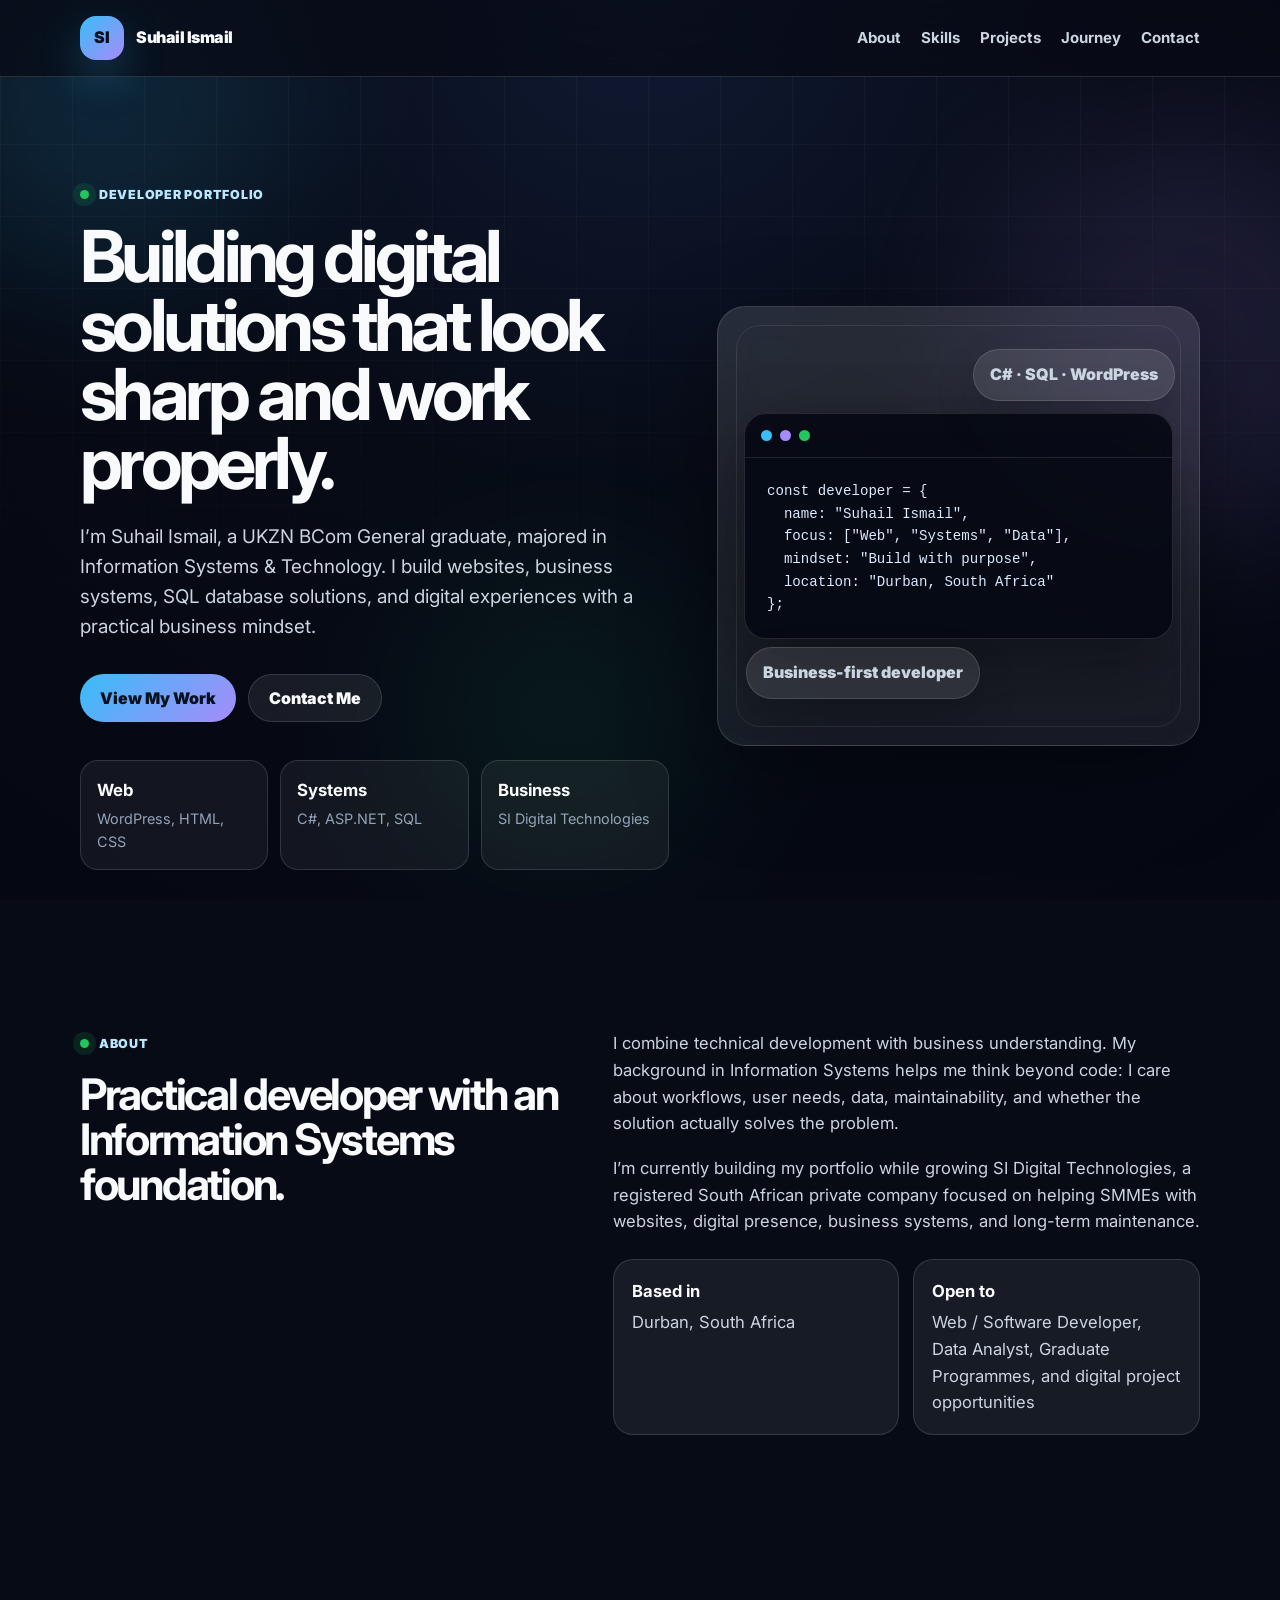
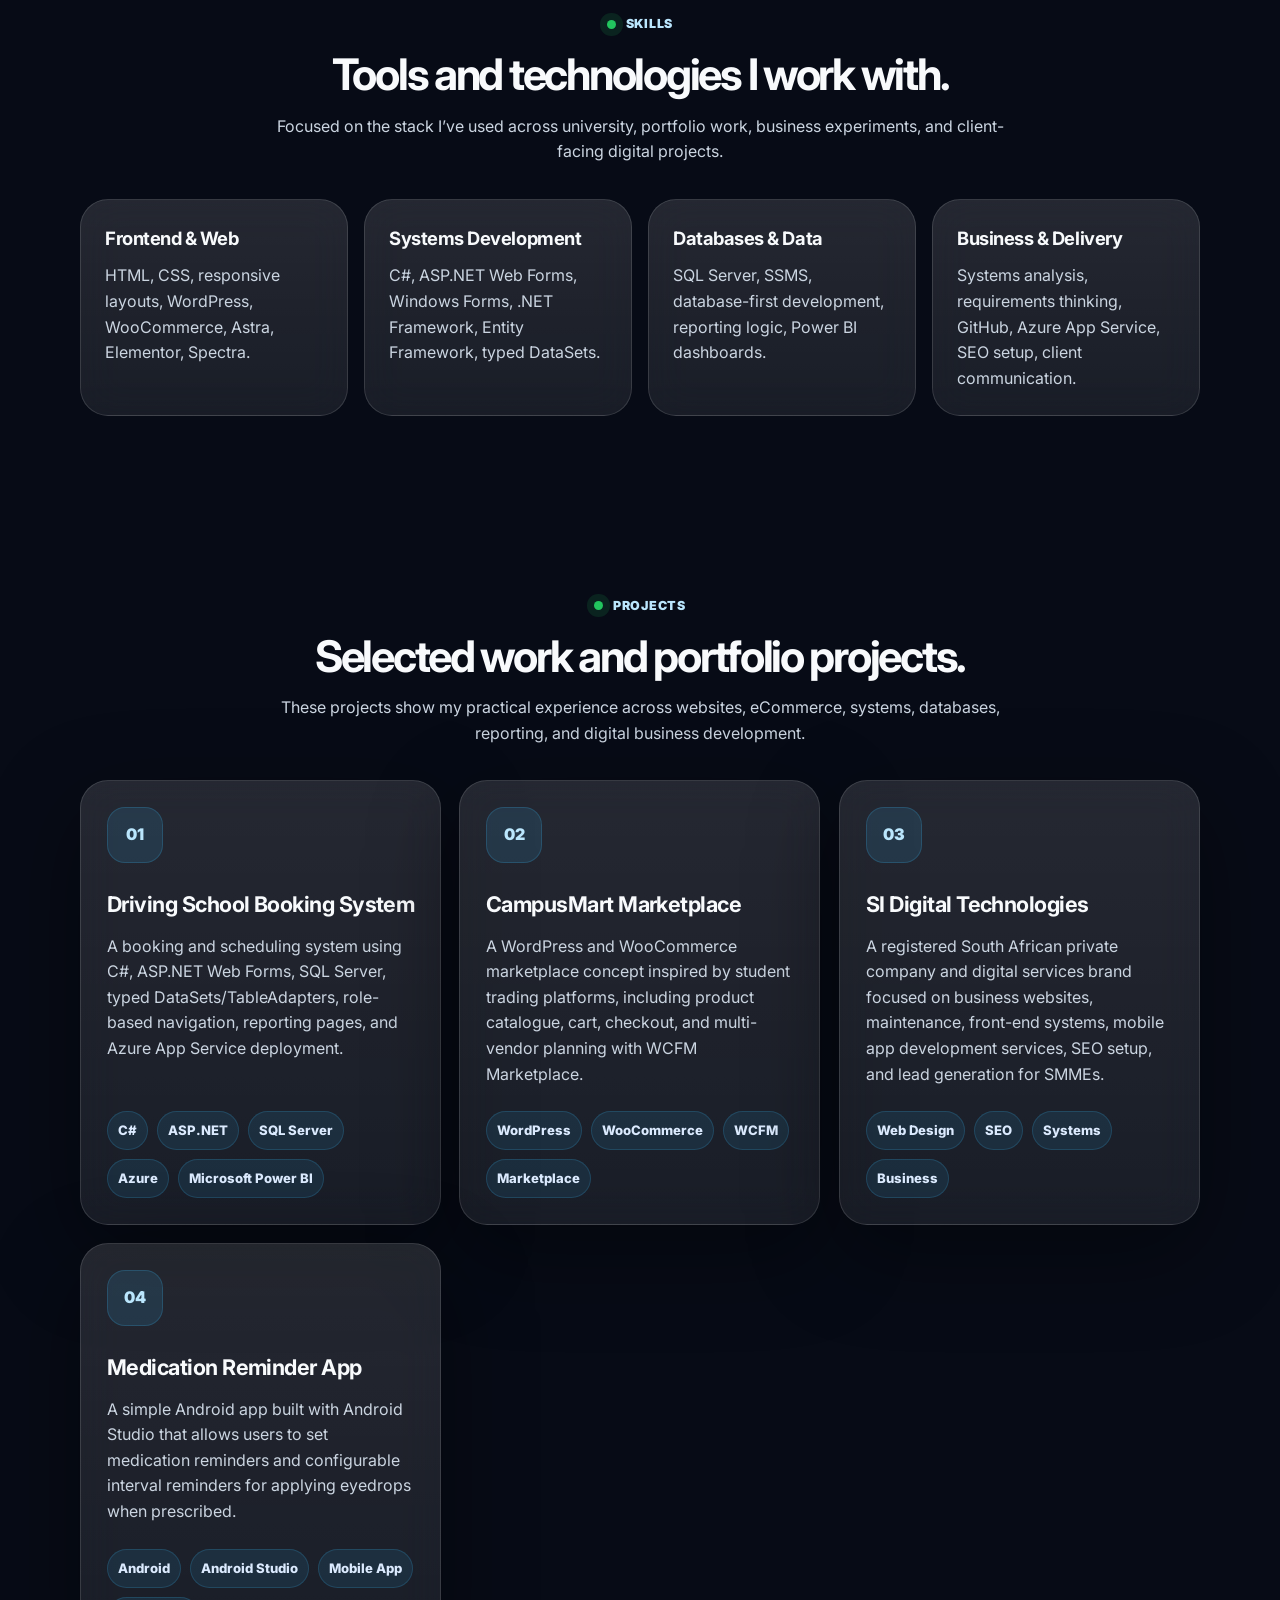
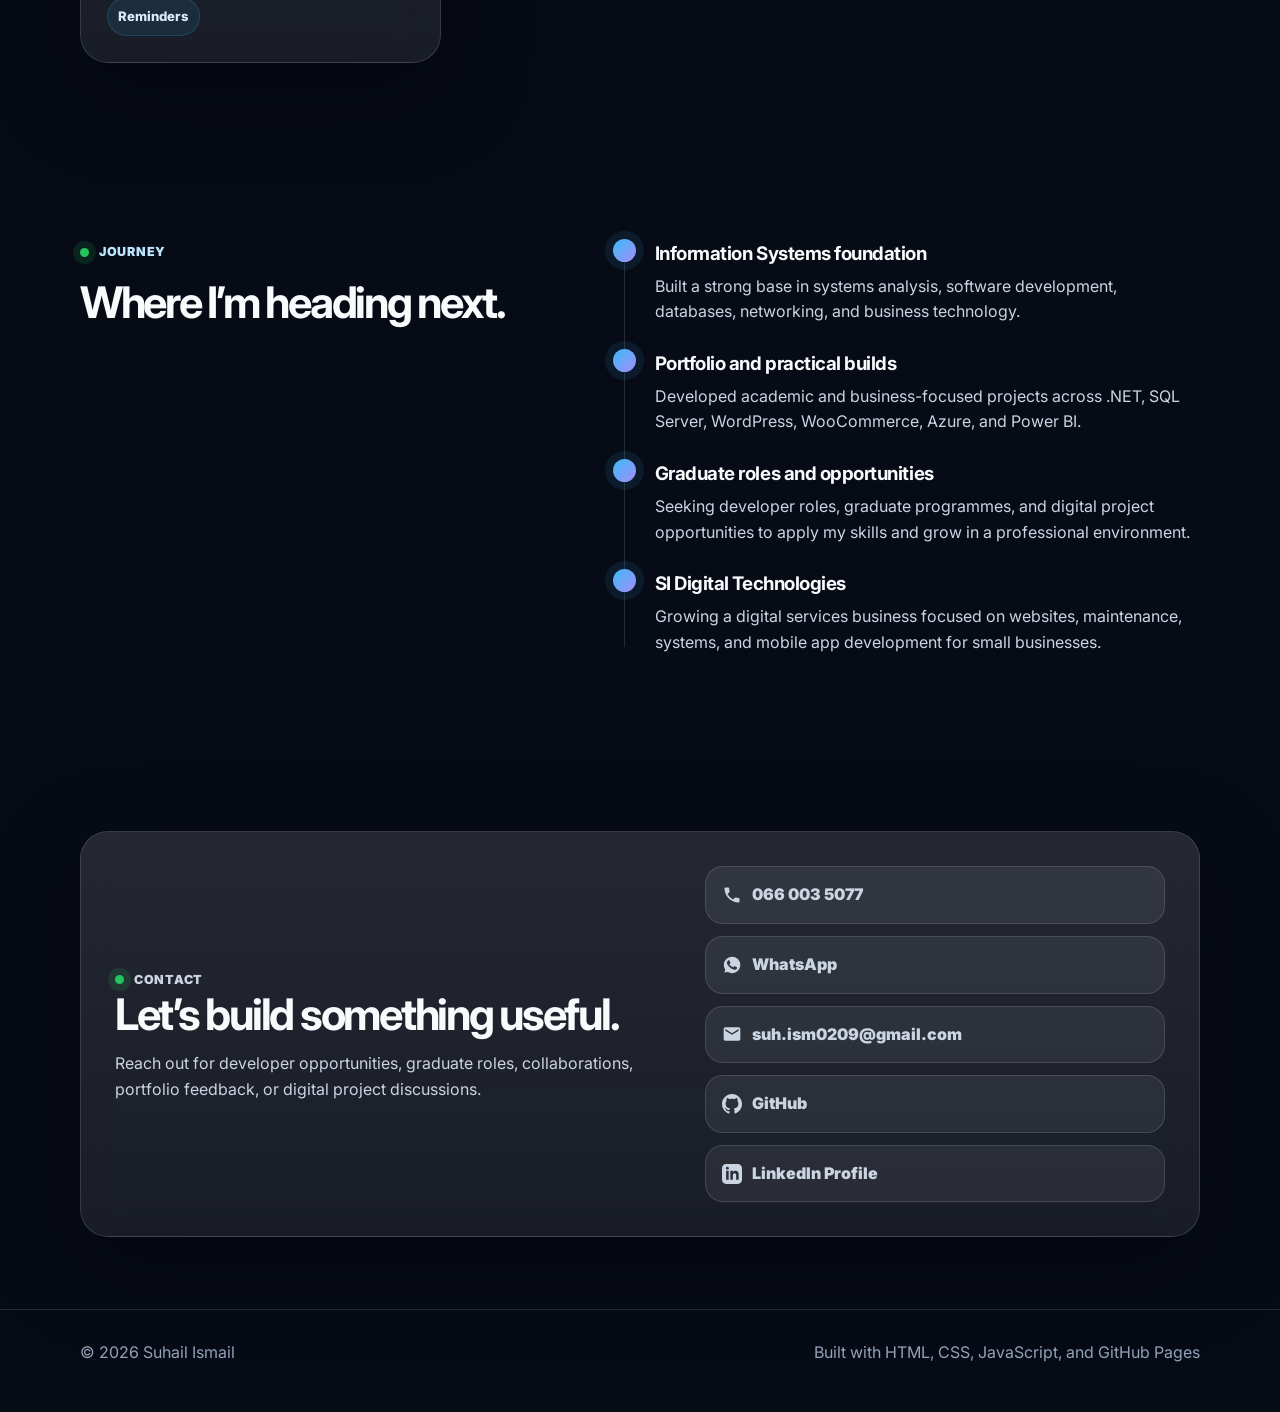
<file: index.html>
<!doctype html>
<html lang="en">
<head>
  <meta charset="utf-8">
  <meta name="viewport" content="width=device-width, initial-scale=1">
  <meta name="description" content="Portfolio of Suhail Ismail, a BCom General graduate majoring in Information Systems and Technology, focused on web development, business systems, databases, and digital solutions.">
  <meta name="msapplication-TileColor" content="#070b16">
  <meta name="apple-mobile-web-app-status-bar-style" content="black-translucent">
  <title>Suhail Ismail | Developer Portfolio</title>
  <link rel="preconnect" href="https://fonts.googleapis.com">
  <link rel="preconnect" href="https://fonts.gstatic.com" crossorigin>
  <link href="https://fonts.googleapis.com/css2?family=Inter:wght@400;500;600;700;800;900&display=swap" rel="stylesheet">
  <link rel="stylesheet" href="style.css">
</head>
<body>
  <div class="cursor-glow" aria-hidden="true"></div>
  <div class="site-bg" aria-hidden="true">
    <span class="orb orb-one"></span>
    <span class="orb orb-two"></span>
    <span class="orb orb-three"></span>
    <span class="grid-overlay"></span>
  </div>

  <header class="site-header">
    <nav class="nav wrap" aria-label="Main navigation">
      <a class="brand" href="#home" aria-label="Suhail Ismail homepage">
        <span class="brand-mark">SI</span>
        <span class="brand-text">Suhail Ismail</span>
      </a>

      <button class="nav-toggle" type="button" aria-label="Open navigation" aria-expanded="false">
        <span></span><span></span><span></span>
      </button>

      <div class="nav-links" data-nav-links>
        <a href="#about">About</a>
        <a href="#skills">Skills</a>
        <a href="#projects">Projects</a>
        <a href="#journey">Journey</a>
        <a href="#contact">Contact</a>
      </div>
    </nav>
  </header>

  <main id="home">
    <section class="hero section-pad">
      <div class="wrap hero-grid">
        <div class="hero-copy reveal">
          <p class="eyebrow"><span></span>Developer Portfolio</p>
          <h1>Building digital solutions that look sharp and work properly.</h1>
          <p class="hero-lead">I’m Suhail Ismail, a UKZN BCom General graduate, majored in Information Systems &amp; Technology. I build websites, business systems, SQL database solutions, and digital experiences with a practical business mindset.</p>
          <div class="hero-actions">
            <a class="btn btn-primary" href="#projects">View My Work</a>
            <a class="btn btn-ghost" href="mailto:suh.ism0209@gmail.com">Contact Me</a>
          </div>
          <div class="hero-meta" aria-label="Portfolio highlights">
            <div><strong>Web</strong><span>WordPress, HTML, CSS</span></div>
            <div><strong>Systems</strong><span>C#, ASP.NET, SQL</span></div>
            <div><strong>Business</strong><span>SI Digital Technologies</span></div>
          </div>
        </div>

        <div class="hero-visual reveal tilt-card" data-tilt>
          <div class="visual-card glass-card">
            <div class="code-window">
              <div class="window-dots"><span></span><span></span><span></span></div>
              <pre><code>const developer = {
  name: "Suhail Ismail",
  focus: ["Web", "Systems", "Data"],
  mindset: "Build with purpose",
  location: "Durban, South Africa"
};</code></pre>
            </div>
            <div class="floating-badge badge-top">C# · SQL · WordPress</div>
            <div class="floating-badge badge-bottom">Business-first developer</div>
          </div>
        </div>
      </div>
    </section>

    <section id="about" class="section-pad">
      <div class="wrap two-col">
        <div class="section-heading reveal">
          <p class="eyebrow"><span></span>About</p>
          <h2>Practical developer with an Information Systems foundation.</h2>
        </div>
        <div class="about-copy reveal">
          <p>I combine technical development with business understanding. My background in Information Systems helps me think beyond code: I care about workflows, user needs, data, maintainability, and whether the solution actually solves the problem.</p>
          <p>I’m currently building my portfolio while growing SI Digital Technologies, a registered South African private company focused on helping SMMEs with websites, digital presence, business systems, and long-term maintenance.</p>
          <div class="about-cards">
            <article class="mini-card"><strong>Based in</strong><span>Durban, South Africa</span></article>
            <article class="mini-card"><strong>Open to</strong><span>Web / Software Developer, Data Analyst, Graduate Programmes, and digital project opportunities</span></article>
          </div>
        </div>
      </div>
    </section>

    <section id="skills" class="section-pad">
      <div class="wrap">
        <div class="section-heading reveal center-heading">
          <p class="eyebrow"><span></span>Skills</p>
          <h2>Tools and technologies I work with.</h2>
          <p>Focused on the stack I’ve used across university, portfolio work, business experiments, and client-facing digital projects.</p>
        </div>

        <div class="skills-grid reveal">
          <article class="skill-card glass-card"><h3>Frontend &amp; Web</h3><p>HTML, CSS, responsive layouts, WordPress, WooCommerce, Astra, Elementor, Spectra.</p></article>
          <article class="skill-card glass-card"><h3>Systems Development</h3><p>C#, ASP.NET Web Forms, Windows Forms, .NET Framework, Entity Framework, typed DataSets.</p></article>
          <article class="skill-card glass-card"><h3>Databases &amp; Data</h3><p>SQL Server, SSMS, database-first development, reporting logic, Power BI dashboards.</p></article>
          <article class="skill-card glass-card"><h3>Business &amp; Delivery</h3><p>Systems analysis, requirements thinking, GitHub, Azure App Service, SEO setup, client communication.</p></article>
        </div>
      </div>
    </section>

    <section id="projects" class="section-pad">
      <div class="wrap">
        <div class="section-heading reveal center-heading">
          <p class="eyebrow"><span></span>Projects</p>
          <h2>Selected work and portfolio projects.</h2>
          <p>These projects show my practical experience across websites, eCommerce, systems, databases, reporting, and digital business development.</p>
        </div>

        <div class="project-grid">
          <a href="driving-school.html" class="project-card glass-card reveal tilt-card" data-tilt>
            <div class="project-number">01</div>
            <h3>Driving School Booking System</h3>
            <p>A booking and scheduling system using C#, ASP.NET Web Forms, SQL Server, typed DataSets/TableAdapters, role-based navigation, reporting pages, and Azure App Service deployment.</p>
            <div class="tags"><span>C#</span><span>ASP.NET</span><span>SQL Server</span><span>Azure</span><span>Microsoft Power BI</span></div>
          </a>

          <a href="https://www.linkedin.com/posts/suhail-ismail-73589b288_introducing-campusmart-a-university-exclusive-ugcPost-7429116604665339904-hdmT" class="project-card glass-card reveal tilt-card" data-tilt>
            <div class="project-number">02</div>
            <h3>CampusMart Marketplace</h3>
            <p>A WordPress and WooCommerce marketplace concept inspired by student trading platforms, including product catalogue, cart, checkout, and multi-vendor planning with WCFM Marketplace.</p>
            <div class="tags"><span>WordPress</span><span>WooCommerce</span><span>WCFM</span><span>Marketplace</span></div>
          </a>

          <a href="https://www.sidigitaltech.co.za" class="project-card glass-card reveal tilt-card" data-tilt>
            <div class="project-number">03</div>
            <h3>SI Digital Technologies</h3>
            <p>A registered South African private company and digital services brand focused on business websites, maintenance, front-end systems, mobile app development services, SEO setup, and lead generation for SMMEs.</p>
            <div class="tags"><span>Web Design</span><span>SEO</span><span>Systems</span><span>Business</span></div>
          </a>

          <a href="https://www.linkedin.com/posts/suhail-ismail-73589b288_introducing-remedi-medication-reminder-activity-7430614612527636480-XRHQ" class="project-card glass-card reveal tilt-card" data-tilt>
            <div class="project-number">04</div>
            <h3>Medication Reminder App</h3>
            <p>A simple Android app built with Android Studio that allows users to set medication reminders and configurable interval reminders for applying eyedrops when prescribed.</p>
            <div class="tags"><span>Android</span><span>Android Studio</span><span>Mobile App</span><span>Reminders</span></div>
          </a>
        </div>
      </div>
    </section>

    <section id="journey" class="section-pad">
      <div class="wrap two-col">
        <div class="section-heading reveal">
          <p class="eyebrow"><span></span>Journey</p>
          <h2>Where I’m heading next.</h2>
        </div>
        <div class="timeline reveal">
          <article class="timeline-item"><span></span><div><h3>Information Systems foundation</h3><p>Built a strong base in systems analysis, software development, databases, networking, and business technology.</p></div></article>
          <article class="timeline-item"><span></span><div><h3>Portfolio and practical builds</h3><p>Developed academic and business-focused projects across .NET, SQL Server, WordPress, WooCommerce, Azure, and Power BI.</p></div></article>
          <article class="timeline-item"><span></span><div><h3>Graduate roles and opportunities</h3><p>Seeking developer roles, graduate programmes, and digital project opportunities to apply my skills and grow in a professional environment.</p></div></article>
          <article class="timeline-item"><span></span><div><h3>SI Digital Technologies</h3><p>Growing a digital services business focused on websites, maintenance, systems, and mobile app development for small businesses.</p></div></article>
        </div>
      </div>
    </section>

    <section id="contact" class="section-pad contact-section">
      <div class="wrap contact-card glass-card reveal">
        <div>
          <p class="eyebrow"><span></span>Contact</p>
          <h2>Let’s build something useful.</h2>
          <p>Reach out for developer opportunities, graduate roles, collaborations, portfolio feedback, or digital project discussions.</p>
        </div>
        <div class="contact-links">
            <a href="tel: +27660035077" class="contact-link-phone">
              <svg xmlns="http://www.w3.org/2000/svg" width="20" height="20" viewBox="0 0 24 24" fill="currentColor"><path d="M6.62 10.79a15.05 15.05 0 006.59 6.59l2.2-2.2c.27-.27.67-.36 1.02-.24 1.12.37 2.33.57 3.57.57.55 0 1 .45 1 1V20c0 .55-.45 1-1 1-9.39 0-17-7.61-17-17 0-.55.45-1 1-1h3.5c.55 0 1 .45 1 1 0 1.25.2 2.45.57 3.57.11.35.03.74-.25 1.02l-2.2 2.2z"/></svg>
              <span>066 003 5077</span>
            </a>
           <a href="https://wa.me/27660035077" target="_blank" rel="noopener" class="contact-link-whatsapp">
             <svg xmlns="http://www.w3.org/2000/svg" width="20" height="20" viewBox="0 0 24 24" fill="currentColor"><path d="M17.472 14.382c-.297-.149-1.758-.867-2.03-.967-.273-.099-.471-.148-.67.15-.197.297-.767.966-.94 1.164-.173.199-.347.223-.644.075-.297-.15-1.255-.463-2.39-1.475-.883-.788-1.48-1.761-1.653-2.059-.173-.297-.018-.458.13-.606.134-.133.298-.347.446-.52.149-.174.198-.298.298-.497.099-.198.05-.371-.025-.52-.075-.149-.669-1.612-.916-2.207-.242-.579-.487-.5-.669-.51-.173-.008-.371-.01-.57-.01-.198 0-.52.074-.792.372-.272.297-1.04 1.016-1.04 2.479 0 1.462 1.065 2.875 1.213 3.074.149.198 2.096 3.2 5.077 4.487.709.306 1.262.489 1.694.625.712.227 1.36.195 1.871.118.571-.085 1.758-.719 2.006-1.413.248-.694.248-1.289.173-1.413-.074-.124-.272-.198-.57-.347m-5.421 7.403h-.004a9.87 9.87 0 01-5.031-1.378l-.361-.214-3.741.982.998-3.648-.235-.374a9.86 9.86 0 01-1.51-5.26c.001-5.45 4.436-9.884 9.888-9.884 2.64 0 5.122 1.03 6.988 2.898a9.825 9.825 0 012.893 6.994c-.003 5.45-4.437 9.884-9.885 9.884z"/></svg>
             <span>WhatsApp</span>
           </a>
            <a href="mailto:suh.ism0209@gmail.com" class="contact-link-email">
              <svg xmlns="http://www.w3.org/2000/svg" width="20" height="20" viewBox="0 0 24 24" fill="currentColor"><path d="M20 4H4c-1.1 0-1.99.9-1.99 2L2 18c0 1.1.9 2 2 2h16c1.1 0 2-.9 2-2V6c0-1.1-.9-2-2-2zm0 4l-8 5-8-5V6l8 5 8-5v2z"/></svg>
              <span>suh.ism0209@gmail.com</span>
            </a>
            <a href="https://github.com/SI0209" target="_blank" rel="noopener" class="contact-link-github">
              <svg xmlns="http://www.w3.org/2000/svg" width="20" height="20" viewBox="0 0 24 24" fill="currentColor"><path d="M12 0c-6.626 0-12 5.373-12 12 0 5.302 3.438 9.8 8.207 11.387.599.111.793-.261.793-.577v-2.234c-3.338.726-4.033-1.416-4.033-1.416-.546-1.387-1.333-1.756-1.333-1.756-1.089-.745.083-.729.083-.729 1.205.084 1.839 1.237 1.839 1.237 1.07 1.834 2.807 1.304 3.492.997.107-.775.418-1.305.762-1.604-2.665-.305-5.467-1.334-5.467-5.931 0-1.311.469-2.381 1.236-3.221-.124-.303-.535-1.524.117-3.176 0 0 1.008-.322 3.301 1.23.957-.266 1.983-.399 3.003-.404 1.02.005 2.047.138 3.006.404 2.291-1.552 3.297-1.23 3.297-1.23.653 1.653.242 2.874.118 3.176.77.84 1.235 1.911 1.235 3.221 0 4.609-2.807 5.624-5.479 5.921.43.372.823 1.102.823 2.222v3.293c0 .319.192.694.801.576 4.765-1.589 8.199-6.086 8.199-11.386 0-6.627-5.373-12-12-12z"/></svg>
              <span>GitHub</span>
            </a>
            <a href="https://www.linkedin.com/in/suhail-ismail-73589b288" target="_blank" rel="noopener" class="contact-link-linkedin">
              <svg xmlns="http://www.w3.org/2000/svg" width="20" height="20" viewBox="0 0 24 24" fill="currentColor"><path d="M19 0h-14c-2.761 0-5 2.239-5 5v14c0 2.761 2.239 5 5 5h14c2.761 0 5-2.239 5-5v-14c0-2.761-2.239-5-5-5zm-11 19h-3v-11h3v11zm-1.5-12.268c-.966 0-1.75-.79-1.75-1.764s.784-1.764 1.75-1.764 1.75.79 1.75 1.764-.783 1.764-1.75 1.764zm13.5 12.268h-3v-5.604c0-3.368-4-3.113-4 0v5.604h-3v-11h3v1.765c1.396-2.586 7-2.777 7 2.476v6.759z"/></svg>
              <span>LinkedIn Profile</span>
            </a>
        </div>
      </div>
    </section>
  </main>

  <footer class="site-footer">
    <div class="wrap footer-inner">
      <span>© 2026 Suhail Ismail</span>
      <span>Built with HTML, CSS, JavaScript, and GitHub Pages</span>
    </div>
  </footer>

  <script src="script.js"></script>
</body>
</html>
</file>
<file: style.css>
:root {
  --bg: #070b16;
  --bg-soft: #0d1324;
  --card: rgba(255, 255, 255, 0.075);
  --card-strong: rgba(255, 255, 255, 0.12);
  --text: #f8fafc;
  --muted: #cbd5e1;
  --soft: #94a3b8;
  --line: rgba(255, 255, 255, 0.13);
  --accent: #38bdf8;
  --accent-two: #a78bfa;
  --accent-three: #22c55e;
  --shadow: 0 28px 90px rgba(0, 0, 0, 0.38);
  --radius: 28px;
  --max: 1120px;
}

* { box-sizing: border-box; }
html { scroll-behavior: smooth; overflow-x: hidden; }
body {
  margin: 0;
  font-family: Inter, system-ui, -apple-system, BlinkMacSystemFont, "Segoe UI", sans-serif;
  background: var(--bg);
  color: var(--text);
  line-height: 1.6;
  overflow-x: hidden;
}

a { color: inherit; text-decoration: none; }
img { max-width: 100%; display: block; }
::selection { background: rgba(56, 189, 248, 0.3); }

.wrap { width: min(var(--max), calc(100% - 32px)); margin: 0 auto; }
.section-pad { padding: 88px 0; position: relative; }
.hero-copy, .section-heading, .about-copy, .skill-card, .project-card, .contact-card, .timeline { min-width: 0; }

.site-bg { position: fixed; inset: 0; z-index: -2; overflow: hidden; background: radial-gradient(circle at top, #101a33 0%, var(--bg) 45%, #050813 100%); }
.grid-overlay {
  position: absolute;
  inset: 0;
  background-image:
    linear-gradient(rgba(255,255,255,0.04) 1px, transparent 1px),
    linear-gradient(90deg, rgba(255,255,255,0.04) 1px, transparent 1px);
  background-size: 72px 72px;
  -webkit-mask-image: linear-gradient(to bottom, black, transparent 78%);
  mask-image: linear-gradient(to bottom, black, transparent 78%);
}
.orb { position: absolute; border-radius: 50%; filter: blur(80px); opacity: 0.55; animation: floatOrb 16s ease-in-out infinite alternate; }
.orb-one { width: 360px; height: 360px; background: rgba(56, 189, 248, 0.28); top: -80px; left: -80px; }
.orb-two { width: 420px; height: 420px; background: rgba(167, 139, 250, 0.24); top: 120px; right: -120px; animation-delay: -4s; }
.orb-three { width: 300px; height: 300px; background: rgba(34, 197, 94, 0.15); bottom: 4%; left: 32%; animation-delay: -8s; }
@keyframes floatOrb { to { transform: translate3d(42px, -36px, 0) scale(1.08); } }

.cursor-glow {
  position: fixed;
  width: 420px;
  height: 420px;
  border-radius: 50%;
  background: radial-gradient(circle, rgba(56, 189, 248, 0.13), transparent 62%);
  pointer-events: none;
  z-index: -1;
  transform: translate(-50%, -50%);
  opacity: 0;
  transition: opacity 0.25s ease;
}

.site-header {
  position: sticky;
  top: 0;
  z-index: 50;
  -webkit-backdrop-filter: blur(18px);
  backdrop-filter: blur(18px);
  background: rgba(7, 11, 22, 0.72);
  border-bottom: 1px solid var(--line);
}
.nav { min-height: 76px; display: flex; align-items: center; justify-content: space-between; gap: 24px; }
.brand { display: inline-flex; align-items: center; gap: 12px; font-weight: 900; letter-spacing: -0.03em; }
.brand-mark {
  width: 44px;
  height: 44px;
  display: grid;
  place-items: center;
  border-radius: 16px;
  background: linear-gradient(135deg, var(--accent), var(--accent-two));
  color: #06101f;
  box-shadow: 0 18px 42px rgba(56, 189, 248, 0.26);
  flex: 0 0 auto;
}
.brand-text { font-size: 1rem; }
.nav-links { display: flex; align-items: center; gap: 20px; color: var(--muted); font-weight: 700; font-size: 0.94rem; }
.nav-links a { transition: color 0.2s ease; }
.nav-links a:hover { color: var(--accent); }
.nav-toggle { display: none; width: 44px; height: 44px; border: 1px solid var(--line); border-radius: 14px; background: rgba(255,255,255,0.06); }
.nav-toggle span { display: block; width: 18px; height: 2px; margin: 4px auto; background: var(--text); border-radius: 999px; }

.hero { min-height: 0; display: grid; align-items: center; padding-top: 104px; padding-bottom: 72px; }
.hero-grid { display: grid; grid-template-columns: minmax(0, 1fr) minmax(340px, 0.82fr); gap: clamp(24px, 4vw, 48px); align-items: center; }
.eyebrow { display: inline-flex; align-items: center; gap: 10px; margin: 0 0 18px; color: #bae6fd; font-weight: 900; letter-spacing: 0.06em; text-transform: uppercase; font-size: 0.78rem; }
.eyebrow span { width: 9px; height: 9px; border-radius: 99px; background: var(--accent-three); box-shadow: 0 0 0 7px rgba(34,197,94,0.13); flex: 0 0 auto; }
h1, h2, h3, p { overflow-wrap: normal; word-break: normal; }
h1 { margin: 0; font-size: clamp(2.8rem, 5.6vw, 5.15rem); line-height: 0.96; letter-spacing: -0.065em; max-width: 780px; }
h2 { margin: 0; font-size: clamp(2rem, 3.4vw, 3.15rem); line-height: 1.04; letter-spacing: -0.052em; }
h3 { margin: 0; letter-spacing: -0.025em; }
.hero-lead { max-width: 720px; margin: 24px 0 0; color: var(--muted); font-size: clamp(1.02rem, 1.65vw, 1.18rem); }
.hero-actions { display: flex; flex-wrap: wrap; gap: 12px; margin-top: 32px; }
.btn {
  display: inline-flex;
  align-items: center;
  justify-content: center;
  min-height: 48px;
  padding: 0 20px;
  border-radius: 999px;
  font-weight: 900;
  border: 1px solid var(--line);
  transition: transform 0.2s ease, border-color 0.2s ease, background 0.2s ease;
}
.btn:hover { transform: translateY(-2px); border-color: rgba(56, 189, 248, 0.65); }
.btn-primary { border: 0; background: linear-gradient(135deg, var(--accent), var(--accent-two)); color: #07111f; }
.btn-ghost { background: rgba(255,255,255,0.075); color: var(--text); }
.hero-meta { display: grid; grid-template-columns: repeat(3, minmax(0, 1fr)); gap: 12px; margin-top: 38px; }
.hero-meta div { padding: 16px; border: 1px solid var(--line); border-radius: 18px; background: rgba(255,255,255,0.055); }
.hero-meta strong { display: block; font-size: 1.05rem; }
.hero-meta span { display: block; color: var(--soft); font-size: 0.9rem; margin-top: 3px; }

.glass-card {
  background: linear-gradient(180deg, var(--card-strong), var(--card));
  border: 1px solid var(--line);
  border-radius: var(--radius);
  box-shadow: var(--shadow);
  -webkit-backdrop-filter: blur(20px); /* Safari 9+, iOS 9+ */
  backdrop-filter: blur(20px);
  transition: transform 0.25s ease, box-shadow 0.25s ease, border-color 0.25s ease, background 0.25s ease;
}
.mini-card,
.skill-card,
.project-card,
.preview-card {
  transition: transform 0.25s ease, box-shadow 0.25s ease, border-color 0.25s ease, background 0.25s ease;
}
.mini-card:hover,
.glass-card:hover,
.skill-card:hover,
.project-card:hover,
.preview-card:hover,
.visual-card:hover {
  transform: translateY(-6px);
  box-shadow: 0 32px 110px rgba(0, 0, 0, 0.35);
  border-color: rgba(56, 189, 248, 0.18);
}
.mini-card:hover {
  background: rgba(255, 255, 255, 0.095);
}
.project-card:hover {
  background: linear-gradient(180deg, rgba(255, 255, 255, 0.08), rgba(255, 255, 255, 0.045));
}
.preview-card:hover {
  background: rgba(255, 255, 255, 0.08);
}
.hero-visual { perspective: 900px; min-width: 0; width: 100%; max-width: 520px; justify-self: end; }
.visual-card { min-height: 440px; position: relative; padding: 26px; display: grid; align-items: center; transform-style: preserve-3d; overflow: hidden; }
.visual-card::before {
  content: "";
  position: absolute;
  inset: 18px;
  border-radius: 24px;
  border: 1px solid rgba(255,255,255,0.09);
  transform: translateZ(34px);
}
.code-window { position: relative; z-index: 2; transform: translateZ(64px); border-radius: 22px; overflow: hidden; background: rgba(4, 8, 18, 0.86); border: 1px solid rgba(255,255,255,0.12); box-shadow: 0 28px 70px rgba(0,0,0,0.38); }
.window-dots { display: flex; gap: 8px; padding: 16px; border-bottom: 1px solid rgba(255,255,255,0.1); }
.window-dots span { width: 11px; height: 11px; border-radius: 50%; background: var(--accent); }
.window-dots span:nth-child(2) { background: var(--accent-two); }
.window-dots span:nth-child(3) { background: var(--accent-three); }
pre { margin: 0; padding: 22px; color: #dbeafe; font-size: clamp(0.78rem, 1.1vw, 0.92rem); overflow-x: auto; white-space: pre; max-width: 100%; }
.floating-badge { position: absolute; z-index: 3; padding: 12px 16px; border-radius: 999px; background: rgba(255,255,255,0.1); border: 1px solid var(--line); color: var(--muted); font-weight: 900; box-shadow: 0 18px 40px rgba(0,0,0,0.2); }
.badge-top { top: 42px; right: 24px; transform: translateZ(92px); }
.badge-bottom { bottom: 46px; left: 28px; transform: translateZ(92px); }

.two-col { display: grid; grid-template-columns: minmax(0, 0.9fr) minmax(0, 1.1fr); gap: 52px; align-items: start; }
.section-heading p:not(.eyebrow), .about-copy p, .skill-card p, .project-card p, .timeline-item p, .contact-card p { color: var(--muted); }
.center-heading { text-align: center; max-width: 760px; margin: 0 auto 34px; }
.center-heading .eyebrow { justify-content: center; }
.about-copy { font-size: 1.04rem; }
.about-copy p { margin: 0 0 18px; }
.about-cards { display: grid; grid-template-columns: repeat(2, minmax(0, 1fr)); gap: 14px; margin-top: 24px; }
.mini-card { padding: 18px; border-radius: 20px; border: 1px solid var(--line); background: rgba(255,255,255,0.065); min-width: 0; }
.mini-card strong { display: block; margin-bottom: 5px; }
.mini-card span { color: var(--muted); }

.skills-grid { display: grid; grid-template-columns: repeat(4, minmax(0, 1fr)); gap: 16px; }
.skill-card { padding: 24px; box-shadow: none; }
.skill-card h3 { margin-bottom: 10px; font-size: 1.15rem; }
.skill-card p { margin: 0; }

.project-grid { display: grid; grid-template-columns: repeat(3, minmax(0, 1fr)); gap: 18px; }
.project-card { padding: 26px; min-height: 390px; display: flex; flex-direction: column; transform-style: preserve-3d; }
.project-number { width: 56px; height: 56px; display: grid; place-items: center; border-radius: 18px; background: rgba(56,189,248,0.12); border: 1px solid rgba(56,189,248,0.2); color: #bae6fd; font-weight: 950; margin-bottom: 24px; transform: translateZ(36px); flex: 0 0 auto; }
.project-card h3 { font-size: 1.35rem; margin-bottom: 12px; transform: translateZ(32px); }
.project-card p { margin: 0; transform: translateZ(26px); }
.tags { display: flex; flex-wrap: wrap; gap: 9px; margin-top: auto; padding-top: 24px; transform: translateZ(28px); }
.tags span { font-size: 0.82rem; color: #dbeafe; font-weight: 800; padding: 8px 10px; border-radius: 999px; background: rgba(56,189,248,0.1); border: 1px solid rgba(56,189,248,0.18); }

.timeline { position: relative; display: grid; gap: 24px; }
.timeline::before { content: ""; position: absolute; left: 11px; top: 8px; bottom: 8px; width: 1px; background: var(--line); }
.timeline-item { display: grid; grid-template-columns: 24px minmax(0, 1fr); gap: 18px; }
.timeline-item > span { width: 23px; height: 23px; border-radius: 50%; background: linear-gradient(135deg, var(--accent), var(--accent-two)); box-shadow: 0 0 0 8px rgba(56,189,248,0.09); position: relative; z-index: 1; }
.timeline-item h3 { margin-bottom: 5px; }
.timeline-item p { margin: 0; }

.contact-section { padding-bottom: 72px; }
.contact-card { padding: 34px; display: grid; grid-template-columns: minmax(0, 1.1fr) minmax(280px, 0.9fr); gap: 28px; align-items: center; }
.contact-card h2 { margin-bottom: 14px; }
.contact-card p { margin: 0; }
.contact-links { display: grid; gap: 12px; min-width: 0; }
  .contact-links a { display: flex; align-items: center; gap: 10px; padding: 15px 16px; border-radius: 18px; background: rgba(255,255,255,0.065); border: 1px solid var(--line); color: var(--muted); font-weight: 900; transition: color 0.2s ease, border-color 0.2s ease, transform 0.2s ease; overflow-wrap: anywhere; }
  .contact-links a:hover { color: var(--accent); border-color: rgba(56,189,248,0.38); transform: translateX(4px); }

  .contact-link-whatsapp { display: flex; align-items: center; gap: 10px; }
  .contact-link-whatsapp:hover { color: #25D366 !important; border-color: rgba(37, 211, 102, 0.4) !important; }
  .contact-link-github:hover { color: #a78bfa !important; border-color: rgba(167, 139, 250, 0.4) !important; }
  .contact-link-linkedin:hover { color: #0077b5 !important; border-color: rgba(0, 119, 181, 0.4) !important; }
  .contact-link-phone:hover { color: #3DDC84 !important; border-color: rgba(61, 220, 132, 0.4) !important; }
  .contact-link-email:hover { color: #0072C6 !important; border-color: rgba(0, 114, 198, 0.4) !important; }


.site-footer { border-top: 1px solid var(--line); padding: 30px 0 46px; color: var(--soft); }
.footer-inner { display: flex; justify-content: space-between; gap: 18px; flex-wrap: wrap; }

.reveal { opacity: 0; transform: translateY(24px); transition: opacity 0.7s ease, transform 0.7s ease; }
.reveal.visible { opacity: 1; transform: translateY(0); }
.tilt-card { transition: transform 0.18s ease; will-change: transform; }

@media (max-width: 1180px) {
  .hero-grid { grid-template-columns: 1fr; }
  .hero-visual { justify-self: start; max-width: 620px; }
  .visual-card { min-height: 380px; }
}

@media (max-width: 980px) {
  .two-col, .contact-card { grid-template-columns: 1fr; }
  .skills-grid, .project-grid { grid-template-columns: repeat(2, minmax(0, 1fr)); }
  .hero { min-height: 0; }
}

@media (max-width: 760px) {
  .section-pad { padding: 70px 0; }
  .nav-toggle { display: block; }
  .nav-links {
    position: absolute;
    left: 16px;
    right: 16px;
    top: 84px;
    display: grid;
    gap: 6px;
    padding: 16px;
    border: 1px solid var(--line);
    border-radius: 22px;
    background: rgba(7, 11, 22, 0.95);
    box-shadow: var(--shadow);
    opacity: 0;
    pointer-events: none;
    transform: translateY(-10px);
    transition: 0.2s ease;
  }
  .nav-links.open { opacity: 1; pointer-events: auto; transform: translateY(0); }
  .nav-links a { padding: 12px; border-radius: 14px; background: rgba(255,255,255,0.05); }
  h1 { font-size: clamp(2.45rem, 12vw, 4.1rem); letter-spacing: -0.055em; }
  h2 { font-size: clamp(2rem, 9vw, 3rem); }
  .hero-meta, .about-cards, .skills-grid, .project-grid { grid-template-columns: 1fr; }
  .hero-visual { display: none; }
}

@media (max-width: 480px) {
  .wrap { width: min(100% - 22px, var(--max)); }
  .brand-text { display: none; }
  .hero-actions .btn { width: 100%; }
  .contact-card, .project-card, .skill-card { padding: 22px; }
}

@media (prefers-reduced-motion: reduce) {
  *, *::before, *::after { animation: none !important; transition: none !important; scroll-behavior: auto !important; }
  .reveal { opacity: 1; transform: none; }
}
</file>
